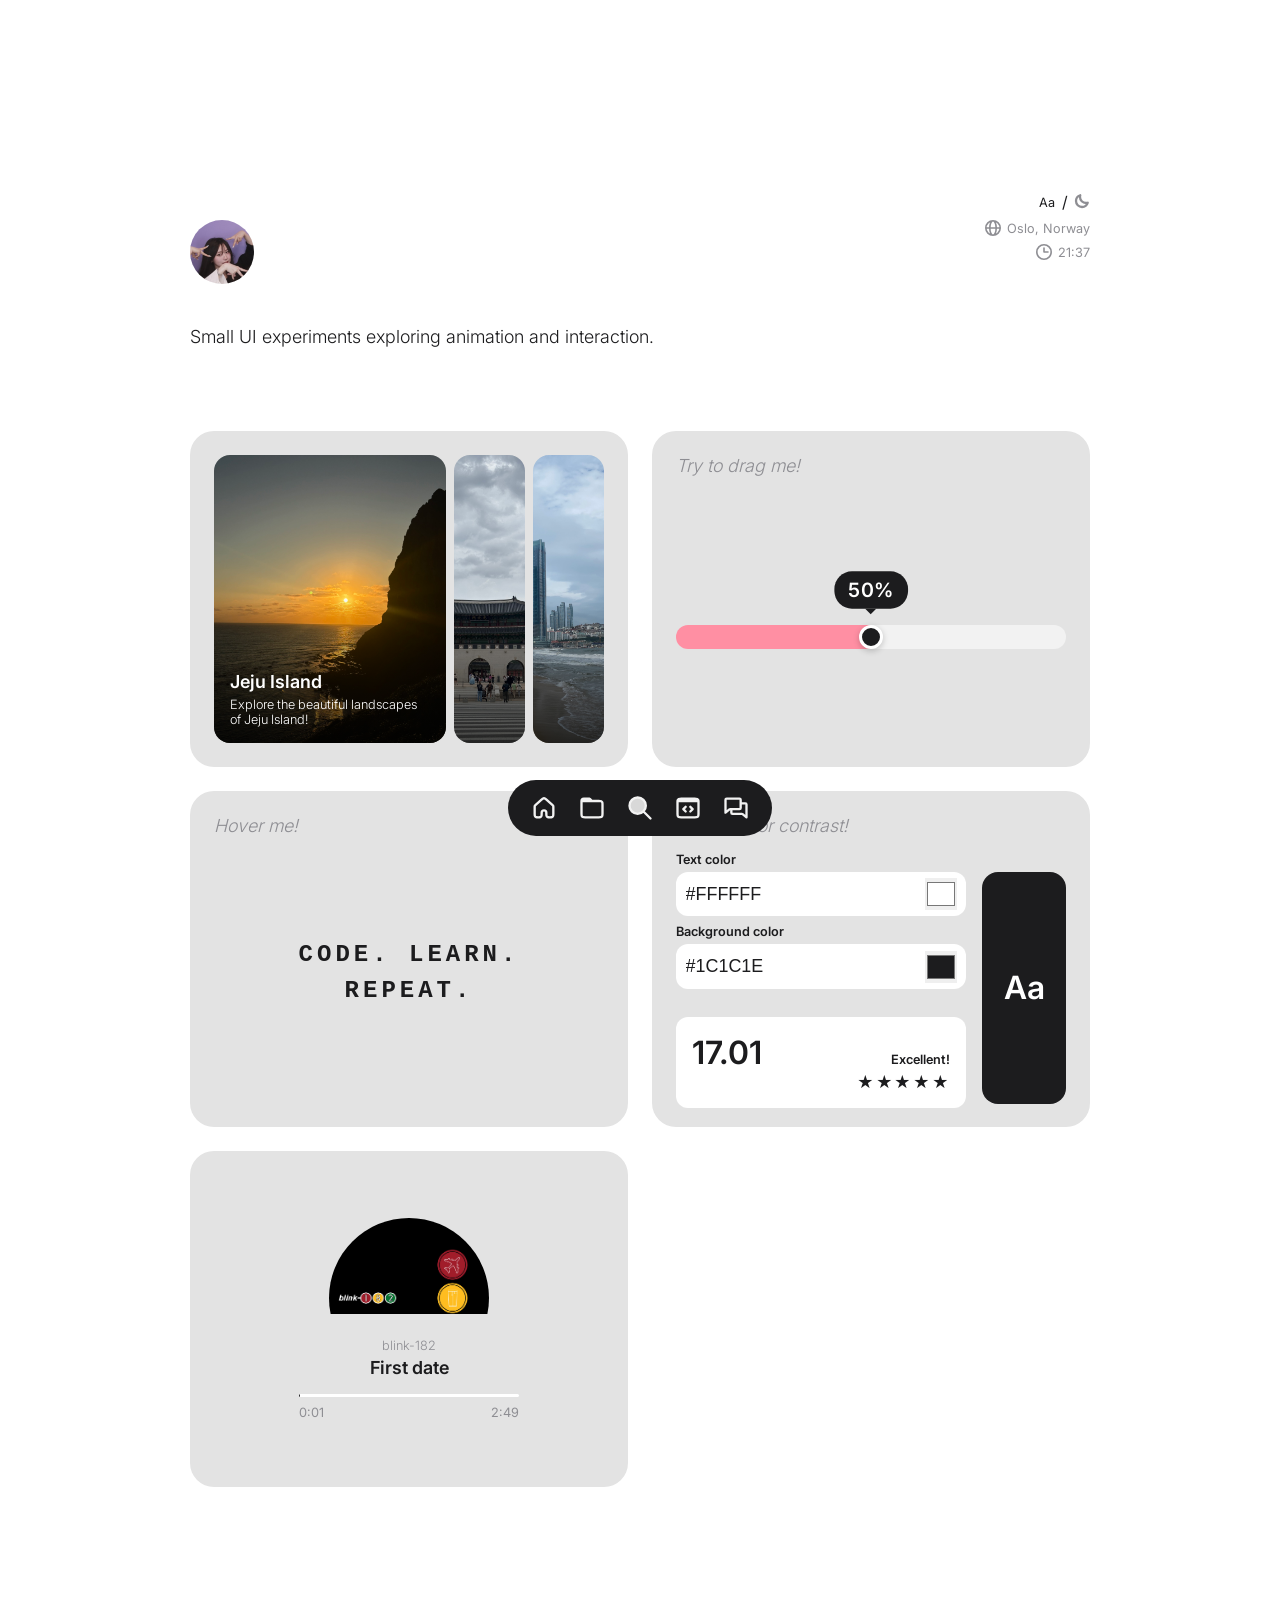
<file: explored.html>
<!DOCTYPE html>
<html lang="en">
<head>
    <meta charset="UTF-8">
    <meta name="viewport" content="width=device-width, initial-scale=1.0">
    <title>./ui bits</title>

    <link rel="icon" href="assets/icons/terminal.svg">
    <link rel="stylesheet" href="assets/css/reset.css">
    <link rel="stylesheet" href="assets/css/variables.css">
    <link rel="stylesheet" href="assets/css/fonts.css">
    <link rel="stylesheet" href="assets/css/style.css">
    <link rel="stylesheet" href="assets/css/explored.css">
</head>
<body class="wide-layout">
    <div class="utility-toggle">
        <button id="toggle-lang" class="toggle-btn">Aa</button>
        <span class="toggle-divider">/</span>
        <button id="toggle-theme" class="toggle-btn">
            <img id="toggle-icon" src="assets/icons/moon.svg" alt="Dark Mode">
        </button>
    </div>
    <header class="profile-header">
        <img src="assets/images/profile-pic.png" class="avatar" alt="Eileen Kim">

        <div class="meta">
            <div class="meta-location">
                <img src="assets/icons/globe.svg" class="profile-header-icon" alt="">
                <span>Oslo, Norway</span>
            </div>

            <div class="meta-clock">
                <img src="assets/icons/clock.svg" class="profile-header-icon" alt="">
                <time id="oslo-time"></time>
            </div>
        </div>
    </header>   

    <main>
        <section class="explored-intro">
            <p>Small UI experiments exploring animation and interaction.</p>
        </section>

        <section class="explored-grid">
            <!-- Explored Cards -->
            <div class="explored-card" data-experiment="accordion">
                <div class="accordion-wrapper">
                    <div class="accordion-item active" style="background-image: url('assets/images/explore-page/jeju.JPEG');">
                        <div class="accordion-content">
                            <h4>Jeju Island</h4>
                            <p>Explore the beautiful landscapes of Jeju Island!</p>
                        </div>
                    </div>
                    <div class="accordion-item" style="background-image: url('assets/images/explore-page/seoul.JPEG');">
                        <div class="accordion-content">
                            <h4>Seoul</h4>
                            <p>The capital city, mixing old palaces with modern skyscrapers.</p>
                        </div>
                    </div>
                    <div class="accordion-item" style="background-image: url('assets/images/explore-page/busan.JPEG');">
                        <div class="accordion-content">
                            <h4>Busan</h4>
                            <p>Coastal city known for its beaches and seafood markets.</p>
                        </div>
                    </div>
                </div>
            </div>
            
            <!-- Slider -->
            <div class="explored-card" data-experiment="slider">
                <p class="slider-label">Try to drag me!</p>
                <div class="slider-wrapper">
                    <div class="slider-bubble" id="slider-bubble">50%</div>
                    <input type="range" min="0" max="100" value="50" class="range-slider" id="range-slider">
                </div>
            </div>

            <!-- Scramble -->
            <div class="explored-card" data-experiment="scramble">
                <p class="scramble-label">Hover me!</p>
                <div class="scramble-content">
                    <h3 class="scramble-text" data-text="CODE. LEARN. REPEAT.">CODE. LEARN. REPEAT.</h3>
                </div>
            </div>

            <!-- Contrast checker -->
                <div class="explored-card" data-experiment="contrast">
                    <p class="contrast-label">Check color contrast!</p>
                    <div class="contrast-body">
                        <div class="contrast-texts">
                            <div class="contrast-inputs">
                                <label class="contrast-input-group">
                                    <span>Text color</span>
                                    <div class="contrast-input-wrapper">
                                        <input type="text" id="contrast-text-hex" value="#FFFFFF" maxlength="7">
                                        <input type="color" id="contrast-text" value="#FFFFFF">
                                    </div>
                                </label>
                            
                                <label class="contrast-input-group">
                                    <span>Background color</span>
                                    <div class="contrast-input-wrapper">
                                        <input type="text" id="contrast-bg-hex" value="#1C1C1E" maxlength="7">
                                        <input type="color" id="contrast-bg" value="#1C1C1E">
                                    </div>
                                </label>
                            </div>
                            
                            <div class="contrast-result" id="contrast-result">
                                <div class="contrast-score">
                                    <span class="contrast-ratio" id="contrast-ratio">10.0</span>
                                    <div class="contrast-quality">
                                        <span class="contrast-quality-label" id="contrast-quality-label">Excellent!</span>
                                        <span class="contrast-stars" id="contrast-stars">★★★★★</span>
                                    </div>
                                </div>
                            </div>
                        </div>
                        
                        <div class="contrast-preview" id="contrast-preview">
                            <span id="contrast-preview-text">Aa</span>
                        </div>
                    </div>
                </div>

            <!-- Music Player -->
            <div class="explored-card" data-experiment="music">
                <div class="music-player">
                    <div class="music-cover-frame">
                        <img src="assets/images/explore-page/blink182.webp" alt="Blink 182 Album Cover" class="music-cover" id="music-cover">
                    </div>
                    <p class="music-artist">blink-182</p>
                    <h4 class="music-title">First date</h4>
                    <div class="music-progress-bar">
                        <div class="music-progress-fill" id="music-progress-fill"></div>
                    </div>
                    <div class="music-time">
                        <span id="music-current-time">0:00</span>
                        <span id="music-total-time">2:49</span>
                    </div>
                </div>
            </div>

            
            <!-- Add more explored cards here -->
        </section>

    </main>

    <nav class="bottom-nav">
        <div class="nav-default" id="nav-default">
            <a href="index.html" class="nav-item">
                <img src="assets/icons/home.svg" alt="Home page">
            </a>
            
            <a href="projects.html" class="nav-item">
                <img src="assets/icons/folder.svg" alt="My projects">
            </a>
            
            <a href="explored.html" class="nav-item">
                <img src="assets/icons/search-active.svg" alt="Explored components">
            </a>
            
            <a href="tech.html" class="nav-item">
                <img src="assets/icons/code.svg" alt="My technology languages">
            </a>
            
            <button class="nav-item" id="toggle-socials">
                <img src="assets/icons/chat.svg" alt="Socials">
            </button>
        </div>

        <div class="nav-socials" id="nav-socials" style="display: none;">
            <button class="nav-item" id="close-socials">
                <img src="assets/icons/back.svg" alt="Close socials">
            </button>

            <a href="https://github.com/eileenkim-0" target="_blank" class="nav-item">
                <img src="assets/icons/github-white.svg" alt="GitHub">
            </a>

            <a href="https://linkedin.com/in/eileen-kim-417214236" target="_blank" class="nav-item">
            <img src="assets/icons/linkedin.svg" alt="LinkedIn">
            </a>

            <a href="https://instagram.com/eileenkim_" target="_blank" class="nav-item">
                <img src="assets/icons/instagram.svg" alt="Instagram">
            </a>
        </div>
    </nav>

    <script src="script.js"></script>
    <script src="explored.js"></script>
</body>
</html>
</file>
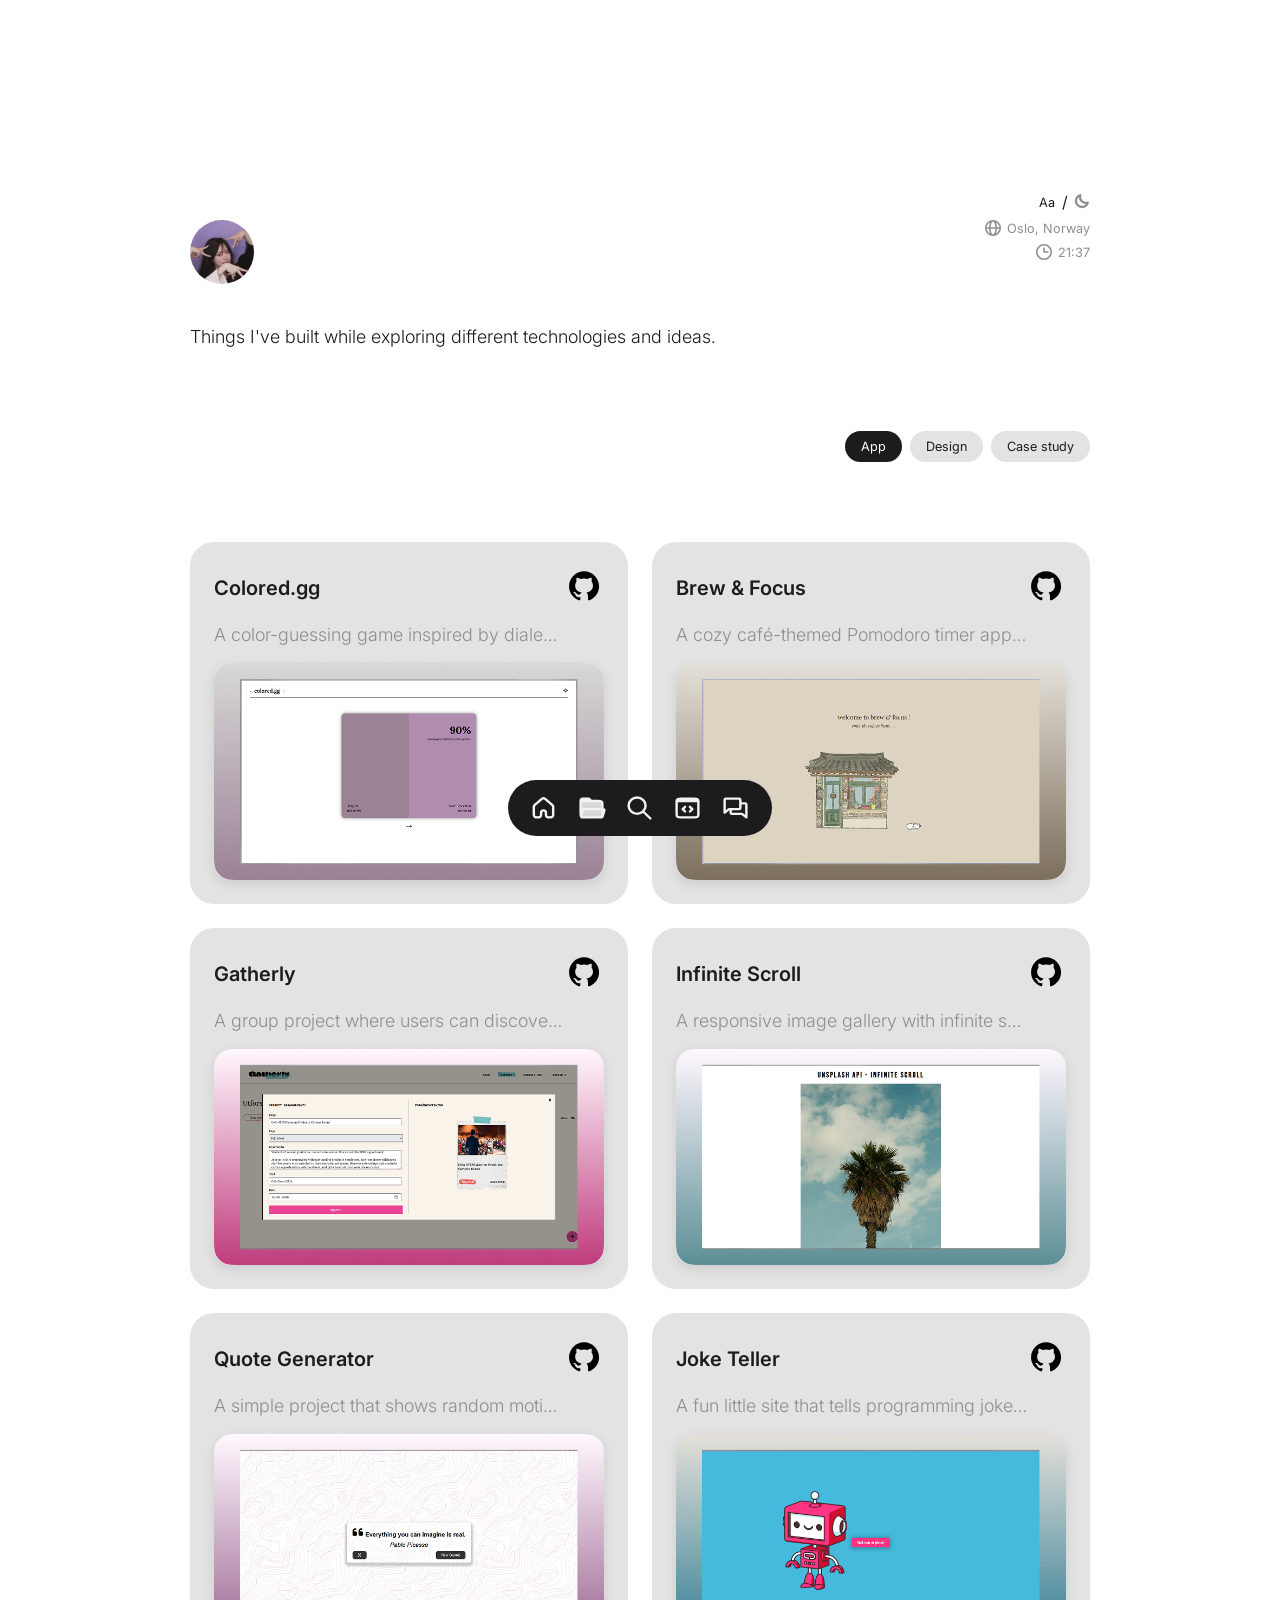
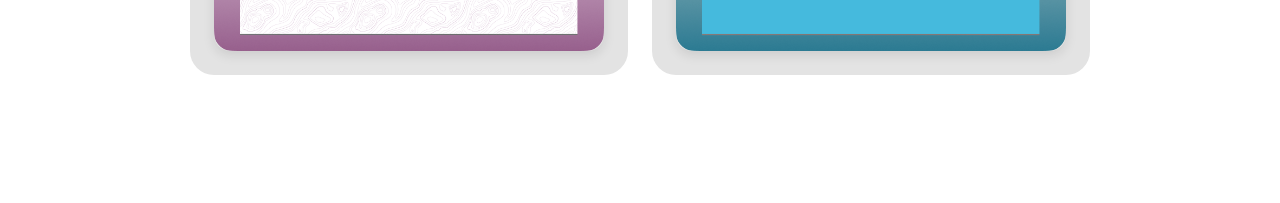
<file: projects.html>
<!DOCTYPE html>
<html lang="en">
<head>
    <meta charset="UTF-8">
    <meta name="viewport" content="width=device-width, initial-scale=1.0">
    <title>./projects</title>

    <link rel="icon" href="assets/icons/terminal.svg">
    <link rel="stylesheet" href="assets/css/reset.css">
    <link rel="stylesheet" href="assets/css/variables.css">
    <link rel="stylesheet" href="assets/css/fonts.css">
    <link rel="stylesheet" href="assets/css/style.css">
    <link rel="stylesheet" href="assets/css/projects.css">
</head>
<body class="wide-layout">
    <div class="utility-toggle">
        <button id="toggle-lang" class="toggle-btn">Aa</button>
        <span class="toggle-divider">/</span>
        <button id="toggle-theme" class="toggle-btn">
            <img id="toggle-icon" src="assets/icons/moon.svg" alt="Dark Mode">
        </button>
    </div>
    <header class="profile-header">
        <img src="assets/images/profile-pic.png" class="avatar" alt="Eileen Kim">

        <div class="meta">
            <div class="meta-location">
                <img src="assets/icons/globe.svg" class="profile-header-icon" alt="">
                <span>Oslo, Norway</span>
            </div>

            <div class="meta-clock">
                <img src="assets/icons/clock.svg" class="profile-header-icon" alt="">
                <time id="oslo-time"></time>
            </div>
        </div>
    </header>
    
    <main>
        <section class="projects-intro">
            <p>Things I've built while exploring different technologies and ideas.</p>
        </section>

        <section class="filter-buttons">
            <button class="filter-btn active">App</button>
            <button class="filter-btn">Design</button>
            <button class="filter-btn">Case study</button>
        </section>

        <section class="project-list" id="project-list"></section>
    </main>

    <nav class="bottom-nav">
        <div class="nav-default" id="nav-default">
            <a href="index.html" class="nav-item">
                <img src="assets/icons/home.svg" alt="Home page">
            </a>
            
            <a href="projects.html" class="nav-item">
                <img src="assets/icons/folder-active.svg" alt="My projects">
            </a>
            
            <a href="explored.html" class="nav-item">
                <img src="assets/icons/search.svg" alt="Explored components">
            </a>
            
            <a href="tech.html" class="nav-item">
                <img src="assets/icons/code.svg" alt="My technology languages">
            </a>
            
            <button class="nav-item" id="toggle-socials">
                <img src="assets/icons/chat.svg" alt="Socials">
            </button>
        </div>

        <div class="nav-socials" id="nav-socials" style="display: none;">
            <button class="nav-item" id="close-socials">
                <img src="assets/icons/back.svg" alt="Close socials">
            </button>

            <a href="https://github.com/eileenkim-0" target="_blank" class="nav-item">
                <img src="assets/icons/github-white.svg" alt="GitHub">
            </a>

            <a href="https://linkedin.com/in/eileen-kim-417214236" target="_blank" class="nav-item">
            <img src="assets/icons/linkedin.svg" alt="LinkedIn">
            </a>

            <a href="https://instagram.com/eileenkim_" target="_blank" class="nav-item">
                <img src="assets/icons/instagram.svg" alt="Instagram">
            </a>
        </div>
    </nav>
    <script src="script.js"></script>
    <script src="projects.js"></script>
</body>
</html>
</file>
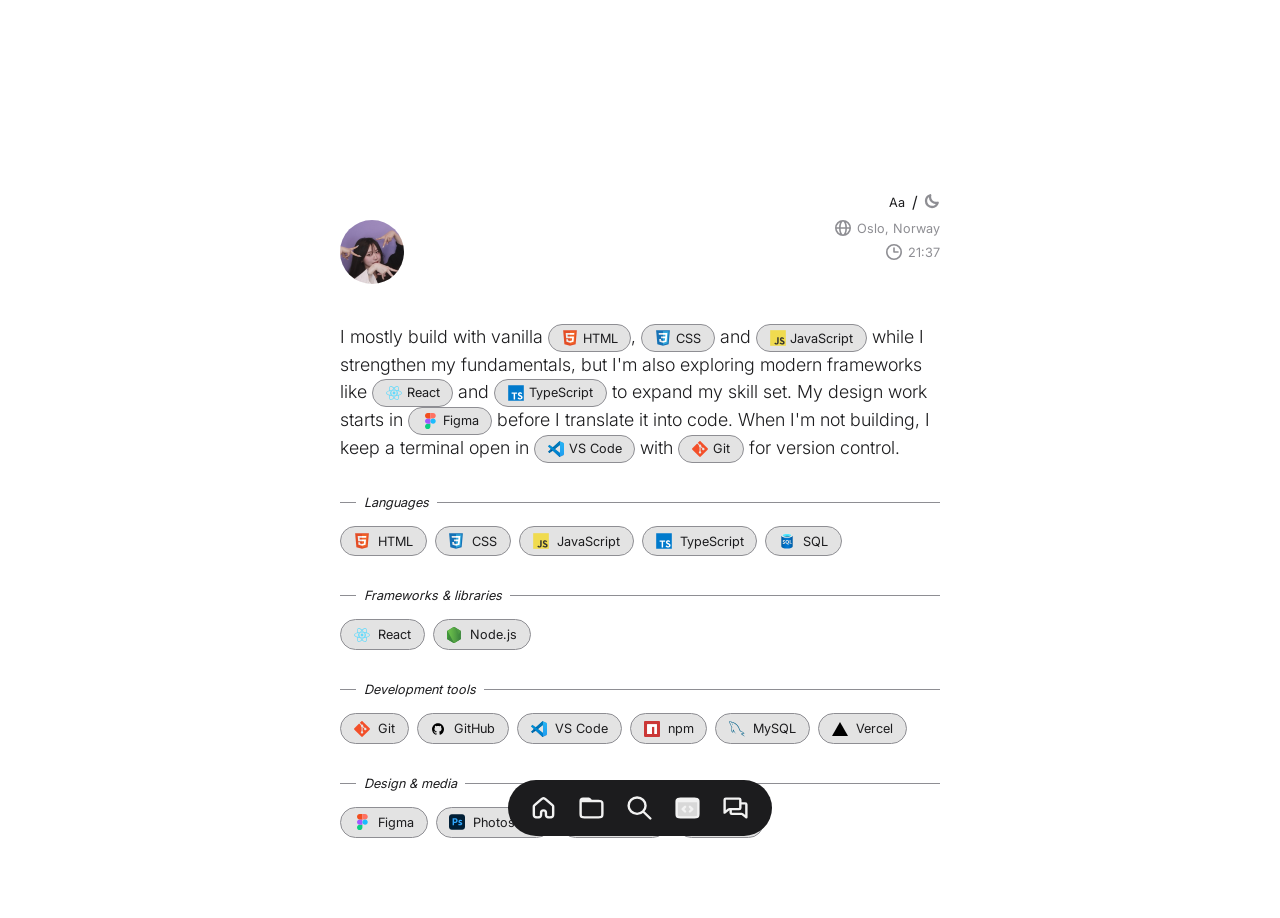
<file: tech.html>
<!DOCTYPE html>
<html lang="en">
<head>
    <meta charset="UTF-8">
    <meta name="viewport" content="width=device-width, initial-scale=1.0">
    <title>./skills</title>


    <link rel="icon" href="assets/icons/terminal.svg">
    <link rel="stylesheet" href="assets/css/reset.css">
    <link rel="stylesheet" href="assets/css/variables.css">
    <link rel="stylesheet" href="assets/css/fonts.css">
    <link rel="stylesheet" href="assets/css/style.css">
    <link rel="stylesheet" href="assets/css/tech.css">
</head>
<body>
    <div class="utility-toggle">
        <button id="toggle-lang" class="toggle-btn">Aa</button>
        <span class="toggle-divider">/</span>
        <button id="toggle-theme" class="toggle-btn">
            <img id="toggle-icon" src="assets/icons/moon.svg" alt="Dark Mode">
        </button>
    </div>
    <header class="profile-header">
        <img src="assets/images/profile-pic.png" class="avatar" alt="Eileen Kim">

        <div class="meta">
            <div class="meta-location">
                <img src="assets/icons/globe.svg" class="profile-header-icon" alt="">
                <span>Oslo, Norway</span>
            </div>

            <div class="meta-clock">
                <img src="assets/icons/clock.svg" class="profile-header-icon" alt="">
                <time id="oslo-time"></time>
            </div>
        </div>
    </header>

    <main>
        <section class="tech-intro">
            <p class="tech-intro">
                I mostly build with vanilla 
                <span class="inline-tag"><img src="assets/icons/html.svg" alt="">HTML</span>, 
                <span class="inline-tag"><img src="assets/icons/css.svg" alt="">CSS</span> and 
                <span class="inline-tag"><img src="assets/icons/javascript.svg" alt="">JavaScript</span> 
                while I strengthen my fundamentals, but I'm also exploring modern frameworks like 
                <span class="inline-tag"><img src="assets/icons/react.svg" alt="">React</span> and 
                <span class="inline-tag"><img src="assets/icons/typescript.svg" alt="">TypeScript</span> 
                to expand my skill set. My design work starts in 
                <span class="inline-tag"><img src="assets/icons/figma.svg" alt="">Figma</span> 
                before I translate it into code. When I'm not building, I keep a terminal open in 
                <span class="inline-tag"><img src="assets/icons/vscode.svg" alt="">VS Code</span> with 
                <span class="inline-tag"><img src="assets/icons/git.svg" alt="">Git</span> 
                for version control.
            </p>
        </section>

        <section class="tech-category">
            <div class="tech-category-label">
                <span>Languages</span>
            </div>
            <div class="tech-tags">
                <span class="tech-tag">
                    <img src="assets/icons/html.svg" alt="HTML logo">
                    HTML
                </span>
                <span class="tech-tag">
                    <img src="assets/icons/css.svg" alt="CSS logo">
                    CSS
                </span>
                <span class="tech-tag">
                    <img src="assets/icons/javascript.svg" alt="JavaScript logo">
                    JavaScript
                </span>
                <span class="tech-tag">
                    <img src="assets/icons/typescript.svg" alt="TypeScript logo">
                    TypeScript
                </span>
                <span class="tech-tag">
                    <img src="assets/icons/sql.svg" alt="SQL logo">
                    SQL
                </span>
            </div>
        </section>

        <section class="tech-category">
            <div class="tech-category-label">
                <span>Frameworks & libraries</span>
            </div>
            <div class="tech-tags">
                <span class="tech-tag">
                    <img src="assets/icons/react.svg" alt="React logo">
                    React
                </span>
                <span class="tech-tag">
                    <img src="assets/icons/nodejs.svg" alt="Node.js logo">
                    Node.js
                </span>
            </div>
        </section>

        <section class="tech-category">
            <div class="tech-category-label">
                <span>Development tools</span>
            </div>
            <div class="tech-tags">
                <span class="tech-tag">
                    <img src="assets/icons/git.svg" alt="Git logo">
                    Git
                </span>
                <span class="tech-tag">
                    <img src="assets/icons/github.svg" alt="GitHub logo">
                    GitHub
                </span>
                <span class="tech-tag">
                    <img src="assets/icons/vscode.svg" alt="VS Code logo">
                    VS Code
                </span>
                <span class="tech-tag">
                    <img src="assets/icons/npm.svg" alt="npm logo">
                    npm
                </span>
                <span class="tech-tag">
                    <img src="assets/icons/mysql.svg" alt="MySQL logo">
                    MySQL
                </span>
                <span class="tech-tag">
                    <img src="assets/icons/vercel.svg" alt="Vercel logo">
                    Vercel
                </span>
            </div>
        </section>

        <section class="tech-category">
            <div class="tech-category-label">
                <span>Design & media</span>
            </div>
            <div class="tech-tags">
                <span class="tech-tag">
                    <img src="assets/icons/figma.svg" alt="Figma logo">
                    Figma
                </span>
                <span class="tech-tag">
                    <img src="assets/icons/photoshop.svg" alt="Photoshop logo">
                    Photoshop
                </span>
                <span class="tech-tag">
                    <img src="assets/icons/illustrator.svg" alt="Illustrator logo">
                    Illustrator
                </span>
                <span class="tech-tag">
                    <img src="assets/icons/canva.svg" alt="Canva logo">
                    Canva
                </span>
            </div>
        </section>
    </main>

    <nav class="bottom-nav">
        <div class="nav-default" id="nav-default">
            <a href="index.html" class="nav-item">
                <img src="assets/icons/home.svg" alt="Home page">
            </a>
            
            <a href="projects.html" class="nav-item">
                <img src="assets/icons/folder.svg" alt="My projects">
            </a>
            
            <a href="explored.html" class="nav-item">
                <img src="assets/icons/search.svg" alt="Explored components">
            </a>
            
            <a href="tech.html" class="nav-item">
                <img src="assets/icons/code-active.svg" alt="My technology languages">
            </a>
            
            <button class="nav-item" id="toggle-socials">
                <img src="assets/icons/chat.svg" alt="Socials">
            </button>
        </div>

        <div class="nav-socials" id="nav-socials" style="display: none;">
            <button class="nav-item" id="close-socials">
                <img src="assets/icons/back.svg" alt="Close socials">
            </button>

            <a href="https://github.com/eileenkim-0" target="_blank" class="nav-item">
                <img src="assets/icons/github-white.svg" alt="GitHub">
            </a>

            <a href="https://linkedin.com/in/eileen-kim-417214236" target="_blank" class="nav-item">
            <img src="assets/icons/linkedin.svg" alt="LinkedIn">
            </a>

            <a href="https://instagram.com/eileenkim_" target="_blank" class="nav-item">
                <img src="assets/icons/instagram.svg" alt="Instagram">
            </a>
        </div>
    </nav>
    
    <script src="script.js"></script>
</body>
</html>
</file>
<file: assets/css/variables.css>
:root {
    --color-white: #fff;
    --color-light-grey: #E3E3E3;
    --color-grey: #8E8E93;
    --color-black: #1c1c1e;
    --color-accent: #ff8fa3;

    --font-family: 'Inter';
    --font-size-sm: 0.8rem;
    --font-size-base: 1.12rem;
    --font-size-lg: 1.25rem;

}

body.dark-mode {
    --color-white: #303030;
    --color-black: #F2F2F2;
    --color-light-grey: #454545
}
</file>
<file: assets/css/fonts.css>
@font-face {
  font-family: 'Inter';
  src: url('../fonts/Inter_18pt-Light.ttf') format('truetype');
  font-weight: 300;
}

@font-face {
  font-family: 'Inter';
  src: url('../fonts/Inter_18pt-Regular.ttf') format('truetype');
  font-weight: 400;
}

@font-face {
  font-family: 'Inter';
  src: url('../fonts/Inter_18pt-SemiBold.ttf') format('truetype');
  font-weight: 600;
}
</file>
<file: assets/css/style.css>
body {
    max-width: 600px;
    margin: 0 auto;
    padding: 3rem 0;
    font-family: var(--font-family);
    background-color: var(--color-white);
    color: var(--color-black);
}

@media (min-width: 768px) {
    body {
        padding-top: 12rem;
    }
}

@media (max-width: 480px) {
    body {
        padding: 2.5rem 1.5rem;
    }
}

main > section {
    margin-bottom: 5rem;
}

.utility-toggle {
    display: flex;
    justify-content: flex-end;
    align-items: center;
    gap: 0.4rem;
    margin-bottom: 0.5rem;
}

.toggle-btn {
    background: none;
    border: none;
    outline: none;
    font-family: var(--font-family);
    font-size: var(--font-size-sm);
    color: var(--color-black);
    padding: 0;
}

.toggle-btn img {
    width: 1rem;
    height: 1rem;
}

.profile-header {
    display: flex;
    justify-content: space-between;
    align-items: flex-start;
    margin-bottom: 2.5rem;
}

.avatar {
    width: 4rem;
    height: 4rem;
    border-radius: 50%;
}

.meta {
    display: flex;
    flex-direction: column;
    align-items: flex-end;
    gap: 0.5rem;
}

.meta-location,
.meta-clock {
    display: flex;
    align-items: center;
    color: var(--color-grey);
    font-size: var(--font-size-sm);
    font-weight: 400;
    gap: 0.4rem;
}

.profile-header-icon {
    width: 1rem;
    height: 1rem;
}

.text-section p {
    font-weight: 300;
    font-size: var(--font-size-base);
    line-height: 1.5;
    margin-bottom: 1rem;
}

.text-section p:last-child {
    margin-bottom: 0;
}

.github-section {
    margin-bottom: 6.5rem;
}

.github-section img {
    width: 100%;
    height: auto;
}

.contact-cta {
    display: flex;
    justify-content: space-between;
    align-items: center;
    background-color: #E3E3E3;
    border-radius: 2rem;
    padding: 0.5rem 0.5rem 0.5rem 1.5rem;
    margin-bottom: 25rem;
}

.contact-cta p {
    font-weight: 300;
    font-size: var(--font-size-sm);
    color: #1c1c1e;
}

.cta-button {
    background-color: #1c1c1e;
    color: #fff;
    border: none;
    font-family: var(--font-family);
    font-size: var(--font-size-sm);
    font-weight: 400;
    border-radius: 2rem;
    padding: 1rem 2rem;
    cursor: pointer;
}

.bottom-nav {
    display: flex;
    background-color: #1c1c1e;
    border-radius: 2rem;
    padding: 0.5rem 1rem;
    justify-content: center;
    align-items: center;
    gap: 0.5rem;
    position: fixed;
    left: 50%;
    bottom: 4rem;
    transform: translateX(-50%);
}

.nav-item {
    width: 2.5rem;
    height: 2.5rem;

    display: flex;
    align-items: center;
    justify-content: center;
    border-radius: 50%;
    background: none;
    border: none;
    text-decoration: none;
    transition: background-color 0.15s ease;
    cursor: pointer;
}

.nav-item img {
    width: 1.8rem;
    height: 1.8rem;
}

.nav-item:hover {
    background-color: rgba(255, 255, 255, 0.356);
    border-radius: 0.75rem;
}

.nav-default,
.nav-socials {
    display: flex;
    align-items: center;
    gap: 0.5rem;
}
</file>
<file: assets/css/explored.css>
body.wide-layout {
    max-width: 900px;
}

.explored-intro {
    font-weight: 300;
    font-size: var(--font-size-base);
    line-height: 1.5;
}

.explored-grid {
    display: grid;
    grid-template-columns: 1fr;
    gap: 1.5rem;
    align-items: start;
}

@media (min-width: 640px) {
    .explored-grid {
        grid-template-columns: 1fr 1fr;
    }
}

.explored-card {
    border-radius: 1.5rem;
    padding: 1.5rem;
    background-color: var(--color-light-grey);
    min-width: 0;
}

/* Accordion */
.accordion-wrapper {
    display: flex;
    gap: 0.5rem;
    height: 18rem;
    justify-content: center;
}
.accordion-item {
    width: 5.5rem;
    padding: 1rem;
    background-size: cover;
    background-position: center;

    display: flex;
    align-items: flex-end;
    position: relative;

    border-radius: 1rem;
    overflow: hidden;
    transition: width 0.35s ease;
    cursor: pointer;
}
.accordion-item::before {
    content: "";
    position: absolute;
    inset: 0;
    background: linear-gradient(to top, rgba(0,0,0,0.7), transparent 50%);
}
.accordion-item.active {
    width: 20rem;
}
.accordion-content {
    position: relative;
    color: #fff;
    opacity: 0;
    white-space: normal;
    transition: opacity 0.2s ease;
    transition-delay: 0.15s;
    width: 100%;
}
.accordion-item.active .accordion-content {
    opacity: 1;
}
.accordion-content h4 {
    font-size: var(--font-size-base);
    font-weight: 600;
    margin-bottom: 0.3rem;
}
.accordion-content p {
    font-size: var(--font-size-sm);
    font-weight: 300;
}

/* Slider */
.explored-card[data-experiment="slider"] {
    display: flex;
    flex-direction: column;
    min-height: 21rem;
}
.slider-wrapper {
    position: relative;
    padding-top: 3rem;

    display: flex;
    align-items: center;
    justify-content: center;
    flex: 1;
    
}
.slider-label {
    font-size: var(--font-size-base);
    font-weight: 300;
    font-style: italic;
    color: var(--color-grey);
    margin-bottom: 0.5rem;
}
.range-slider {
    -webkit-appearance: none;
    appearance: none;
    width: 100%;
    height: auto;
    border-radius: 1rem;
    background: linear-gradient(to right, #f5c6c6 50%, #633c3c 50%);
    outline: none;
    cursor: pointer;
}
.range-slider::-webkit-slider-thumb {
    width: 1.5rem;
    height: 1.5rem;
    background: var(--color-black);
    border: 3px solid var(--color-white);
    box-shadow: 0 2px 6px rgba(0, 0, 0, 0.2);
    cursor: pointer;
    border-radius: 50%;
    -webkit-appearance: none;
    appearance: none;
}
.range-slider::-moz-range-thumb {
    width: 1.5rem;
    height: 1.5rem;
    background: var(--color-black);
    border: 3px solid var(--color-white);
    box-shadow: 0 2px 6px rgba(0, 0, 0, 0.2);
    cursor: pointer;
    border-radius: 50%;
}
.slider-bubble {
    background-color: var(--color-black);
    color: var(--color-white);
    padding: 0.4rem 0.8rem;
    border-radius: 1rem;
    font-size: var(--font-size-base);
    font-weight: 600;

    position: absolute;
    top: 50%;

    transform: translateX(-50%) translateY(-2.5rem) scale(1);
    transition: transform 0.1s ease, left 0.1s ease;
}
.slider-bubble::after {
    content: "";
    position: absolute;
    top: 100%;
    left: 50%;

    border-color: var(--color-black) transparent transparent transparent;
    border-width: 5px;
    border-style: solid;
    transform: translateX(-50%);
}

/* Scramble text */
.explored-card[data-experiment="scramble"] {
    display: flex;
    flex-direction: column;
    min-height: 21rem;
}
.scramble-label {
    color: var(--color-grey);
    font-size: var(--font-size-base);
    font-weight: 300;
    font-style: italic;
    margin-bottom: 0.5rem;
}
.scramble-content {
    display: flex;
    align-items: center;
    justify-content: center;
    text-align: center;
    flex: 1;
}
.scramble-text {
    color: var(--color-black);
    font-family: monospace;
    font-size: 1.5rem;
    font-weight: 600;
    letter-spacing: 0.25rem;
    line-height: 1.5;
    max-width: 90%;
    cursor: default;
}

/* Contrast checker */
.explored-card[data-experiment="contrast"]{
    display: flex;
    flex-direction: column;
    min-height: 21rem;
    max-height: 21rem;

}
.contrast-label {
    color: var(--color-grey);
    font-weight: 300;
    font-style: italic;
    font-size: var(--font-size-base);
    margin-bottom: 1rem;
}
.contrast-body {
    display: flex;
    gap: 1rem;
    align-items: center;
    flex: 1;
}
.contrast-texts {
    display: flex;
    flex-direction: column;
    gap: 0.75rem;
    flex: 1;
}
.contrast-inputs {
    display: flex;
    flex-direction: column;
    gap: 0.5rem;
    margin-bottom: 1rem;
}
.contrast-input-group {
    display: flex;
    flex-direction: column;
    gap: 0.3rem;
}
.contrast-input-group span {
    color: var(--color-black);
    font-size: var(--font-size-sm);
    font-weight: 600;
}
.contrast-input-wrapper {
    background: var(--color-white);
    border-radius: 0.75rem;
    padding: 0.4rem 0.6rem;

    display: flex;
    align-items: center;
    gap: 0.5rem;
}
.contrast-input-wrapper input[type="text"] {
    color: var(--color-black);
    background-color: transparent;
    font-size: var(--font-size-base);
    text-transform: uppercase;

    border: none;
    outline: none;
    flex: 1;
}
.contrast-input-wrapper input[type="color"] {
    width: 2rem;
    height: 2rem;
    border: none;
    padding: 0;
    flex-shrink: 0;
    cursor: pointer;
}
.contrast-result {
    background: var(--color-white);
    border-radius: 0.75rem;
    margin-bottom: 1rem;
    padding: 1rem;
}
.contrast-score {
    display: flex;
    align-items: baseline;
    justify-content: space-between;
}
.contrast-ratio {
    color: var(--color-black);
    font-size: 2rem;
    font-weight: 700;
}
.contrast-quality {
    display: flex;
    flex-direction: column;
    align-items: flex-end;
    gap: 0.3rem;
}
.contrast-quality-label {
    font-size: var(--font-size-sm);
    font-weight: 600;
}
.contrast-stars {
    font-size: 1rem;
    letter-spacing: 0.1rem;
}
.contrast-preview {
    font-size: 2rem;
    font-weight: 600;

    display: flex;
    flex: 1;
    justify-content: center;
    align-items: center;
    min-height: 14.5rem;
    border-radius: 1rem;
    transition: background-color 0.2s ease, color 0.2s ease;
}

/* Music player */
.explored-card[data-experiment="music"] {
    display: flex;
    flex-direction: column;
    align-items: center;
    justify-content: center;
    min-height: 21rem;
}
.music-player {
    display: flex;
    flex-direction: column;
    align-items: center;
    text-align: center;
    width: 100%;
    max-width: 220px;
}
.music-cover-frame {
    width: 10rem;
    height: 6rem;
    position: relative;
    overflow: hidden;
    margin-bottom: 1.5rem;
}
.music-cover {
    position: absolute;
    top: 0;
    left: 50%;
    transform: translateX(-50%);

    width: 10rem;
    height: 10rem;
    border-radius: 50%;
    object-fit: cover;
    animation: spin 8s linear infinite;
}
@keyframes spin {
    from { transform: translateX(-50%) rotate(0deg); }
    to { transform: translateX(-50%) rotate(360deg); }
}
.music-artist {
    color: var(--color-grey);
    font-size: var(--font-size-sm);
    font-weight: 300;
    margin-bottom: 0.25rem;
}
.music-title {
    color: var(--color-black);
    font-size: var(--font-size-base);
    font-weight: 600;
    margin-bottom: 1rem;
}
.music-progress-bar {
    width: 100%;
    height: 3px;

    background-color: var(--color-white);
    margin-bottom: 0.5rem;
    border-radius: 2px;
    overflow: hidden;
    cursor: pointer;
}
.music-progress-fill {
    height: 100%;
    width: 0%;
    background: var(--color-black);
    transition: width 0.1s linear;
}
.music-time {
    width: 100%;
    font-size: var(--font-size-sm);
    color: var(--color-grey);

    display: flex;
    justify-content: space-between; 
}
</file>
<file: assets/css/projects.css>
body.wide-layout {
    max-width: 900px;
}

.projects-intro {
    font-weight: 300;
    font-size: var(--font-size-base);
    line-height: 1.5;
}

.filter-buttons {
    display: flex;
    justify-content: flex-end;
    gap: 0.5rem;
}

.filter-btn {
    background: var(--color-light-grey);
    color: var(--color-black);
    border:none;
    font-family: var(--font-family);
    font-size: var(--font-size-sm);
    font-weight: 400;
    padding: 0.5rem 1rem;
    border-radius: 2rem;
}

.filter-btn.active {
    background: var(--color-black);
    color: var(--color-white);
}

.project-list {
    display: grid;
    grid-template-columns: 1fr;
    gap: 1.5rem;
    align-items: start;
}

.project-card {
    border-radius: 1.5rem;
    padding: 1.5rem;
    background-color: var(--color-light-grey);
    min-width: 0;

}

.project-card-header {
    display: flex;
    justify-content: space-between;
    align-items: center;
    margin-bottom: 0.75rem;
}

.project-card-title {
    font-size: var(--font-size-lg);
    font-weight: 600;
    color: var(--color-black);
}

.project-card-github img{
    width: 2.5rem;
    height: 2.5rem;
}

.project-card-description {
    color: var(--color-grey);
    font-size: var(--font-size-base);
    font-weight: 300;
    line-height: 1.4;
    margin-bottom: 0.75rem;

    white-space: nowrap;
    max-width: 90%;
    overflow: hidden;
    text-overflow: ellipsis;
    cursor: pointer;
}

.project-card-description.expanded {
    white-space: normal;
    overflow: visible;
    text-overflow: initial;
}

.project-card-preview {
    border-radius: 1rem;
    overflow: hidden;
    box-shadow: 0 4px 12px rgba(0, 0, 0, 0.1);
    margin-top: 1rem;
}

.project-card-preview img {
    width: 100%;
    height: auto;
    display: block;
}

@media (min-width: 640px) {
    .project-list {
        grid-template-columns: 1fr 1fr;
    }
}
</file>
<file: assets/css/tech.css>
.tech-intro {
    font-weight: 300;
    font-size: var(--font-size-base);
    line-height: 1.5;
    color: var(--color-black);
    margin-bottom: 2rem;
}

.inline-tag {
    background-color: var(--color-light-grey);
    border-radius: 1.5rem;
    padding: 0.2rem 0.8rem;
    border: 1px solid var(--color-grey);
    font-weight: 500;
    font-size: var(--font-size-sm);

    display: inline-flex;
    align-items: center;
    vertical-align: middle;
    gap: 0.3rem;
}

.inline-tag img {
    width: 1rem;
    height: 1rem;
}

.tech-category {
    margin-bottom: 2rem;
}

.tech-category-label {
    font-size: var(--font-size-sm);
    font-style: italic;
    color: var(--color-dark-grey);

    display: flex;
    align-items: center;
    gap: 0.5rem;
    margin-bottom: 1rem;
}

.tech-category-label::before {
    content: "";
    width: 1rem;
    height: 1px;
    background-color: var(--color-grey);
    
}

.tech-category-label::after {
    content: "";
    height: 1px;
    background-color: var(--color-grey);
    flex: 1;
}

.tech-tags {
    display: flex;
    flex-wrap: wrap;
    gap: 0.5rem;
}

.tech-tag {
    font-size: var(--font-size-sm);
    font-weight: 500;
    color: var(--color-black);
    background-color: var(--color-light-grey);
    border-radius: 1.5rem;
    border: 1px solid var(--color-grey);

    display: flex;
    align-items: center;
    gap: 0.5rem;
    padding: 0.4rem 0.8rem;
}

.tech-tag img {
    width: 1rem;
    height: 1rem;
}
</file>
